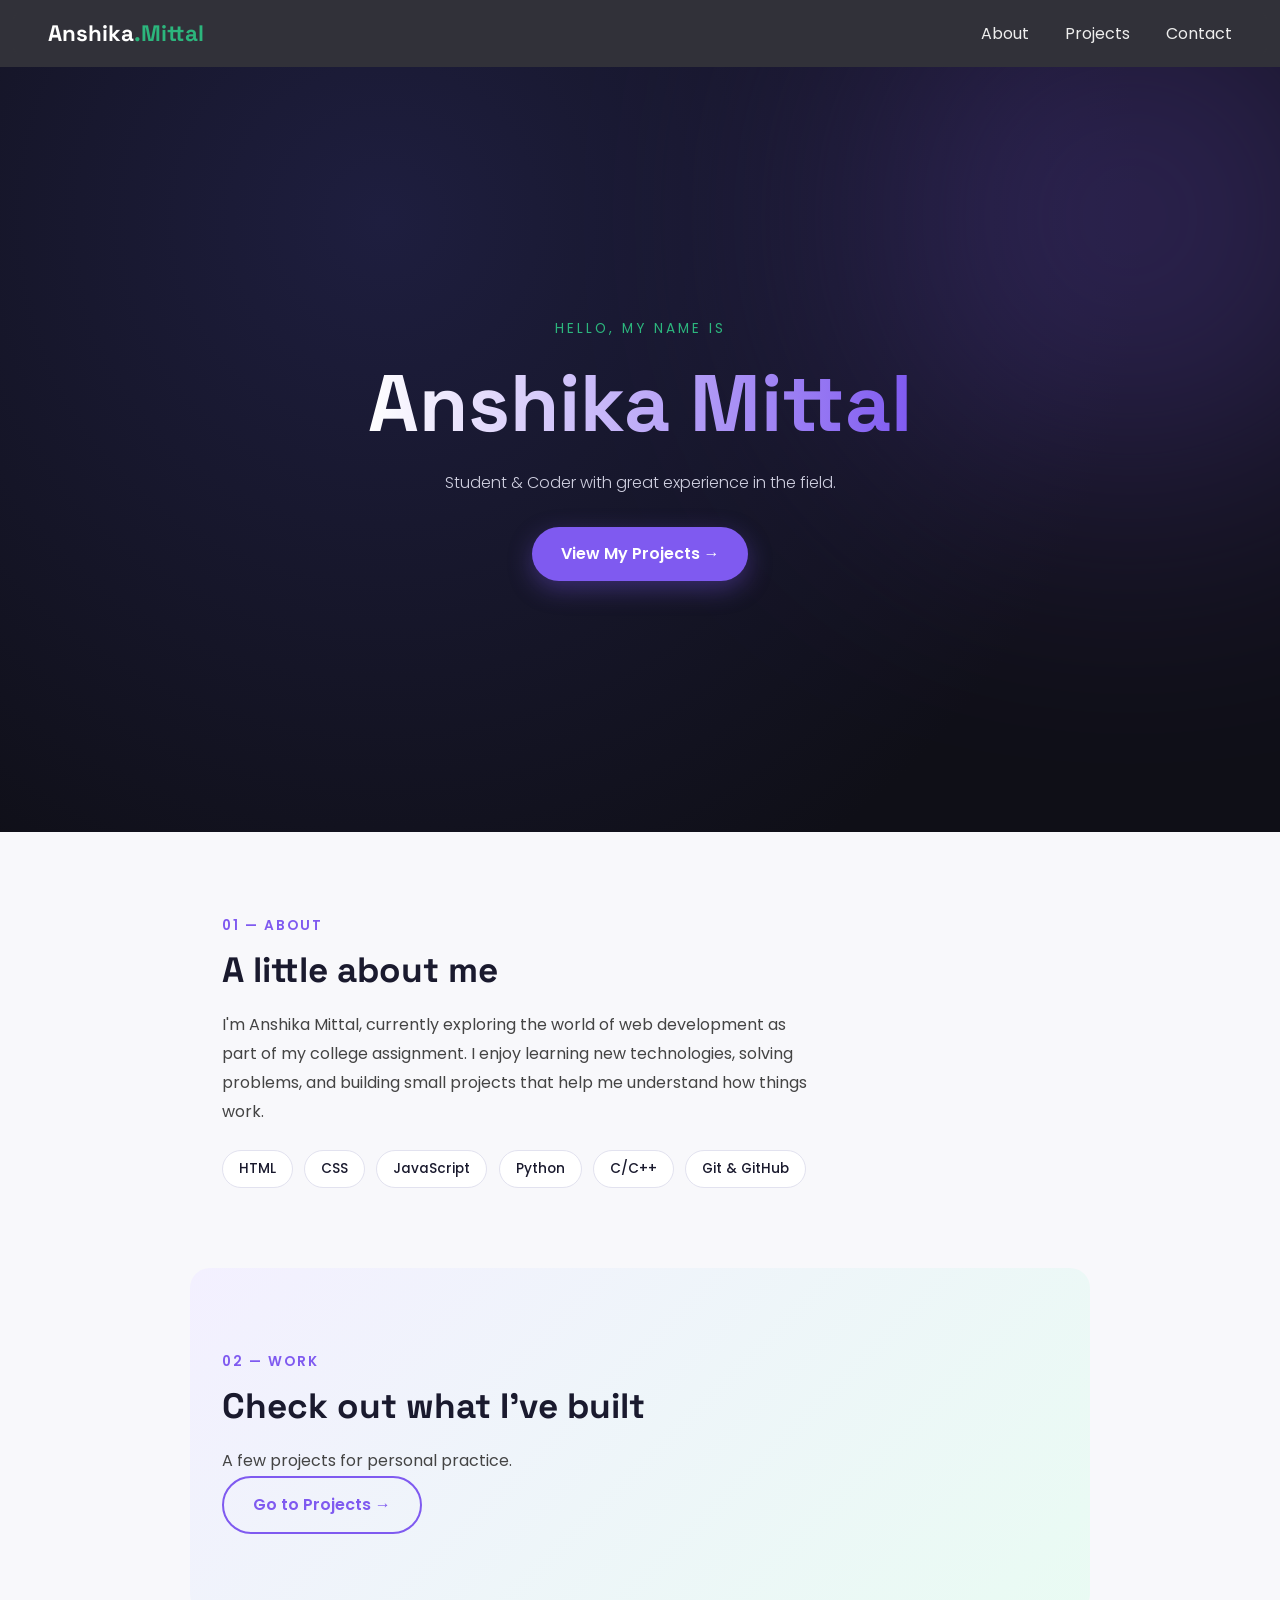
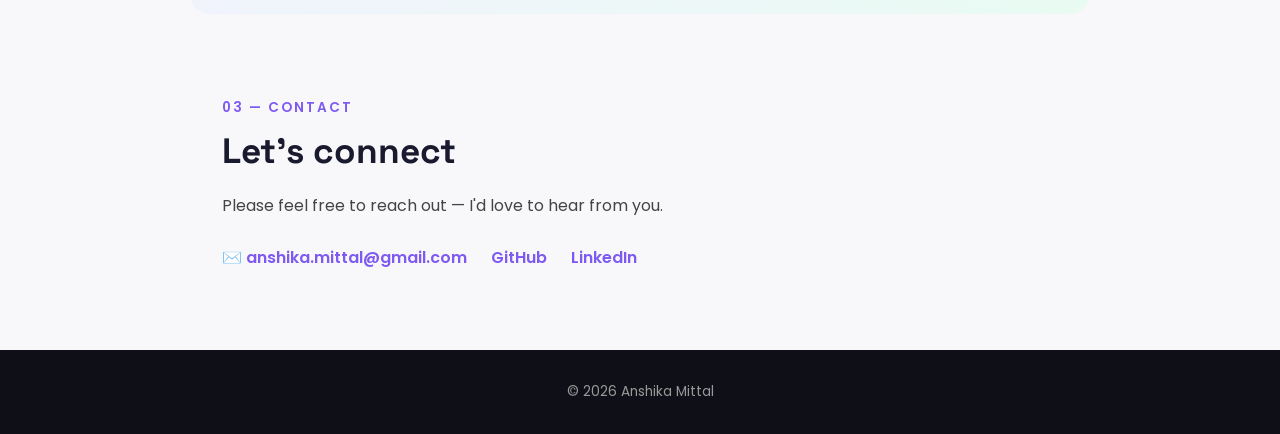
<file: index.html>
<!DOCTYPE html>
<html lang="en">
<head>
<meta charset="UTF-8">
<meta name="viewport" content="width=device-width, initial-scale=1.0">
<title>Anshika Mittal — Portfolio</title>
<link rel="preconnect" href="https://fonts.googleapis.com">
<link rel="preconnect" href="https://fonts.gstatic.com" crossorigin>
<link href="https://fonts.googleapis.com/css2?family=Poppins:wght@300;400;600;700&family=Space+Grotesk:wght@500;700&display=swap" rel="stylesheet">
<link rel="stylesheet" href="style.css">
</head>
<body>

  <header class="navbar">
    <a href="index.html" class="logo">Anshika<span>.Mittal</span></a>
    <nav>
      <a href="index.html#about">About</a>
      <a href="projects.html">Projects</a>
      <a href="index.html#contact">Contact</a>
    </nav>
  </header>

  <section class="hero">
    <div class="hero-content">
      <p class="hero-tag">Hello, My name is</p>
      <h1>Anshika Mittal</h1>
      <p class="hero-sub">Student & Coder with great experience in the field.</p>
      <a href="projects.html" class="btn">View My Projects →</a>
    </div>
    <div class="blob"></div>
  </section>

  <section id="about" class="section fade-in">
    <span class="section-tag">01 — About</span>
    <h2>A little about me</h2>
    <p class="about-text">
      I'm Anshika Mittal, currently exploring the world of web development as part of my
      college assignment. I enjoy learning new technologies, solving problems, and building
      small projects that help me understand how things work.
    </p>

    <div class="skills">
      <span>HTML</span>
      <span>CSS</span>
      <span>JavaScript</span>
      <span>Python</span>
      <span>C/C++</span>
      <span>Git & GitHub</span>
    </div>
  </section>

  <section class="section fade-in cta-section">
    <span class="section-tag">02 — Work</span>
    <h2>Check out what I've built</h2>
    <p class="about-text">A few projects for personal practice.
    </p>
    <a href="projects.html" class="btn btn-outline">Go to Projects →</a>
  </section>

  <section id="contact" class="section fade-in">
    <span class="section-tag">03 — Contact</span>
    <h2>Let's connect</h2>
    <p class="about-text">Please feel free to reach out — I'd love to hear from you.</p>
    <div class="contact-links">
      <a href="mailto:anshika.mittal@gmail.com">✉️ anshika.mittal@gmail.com</a>
      <a href="#">GitHub</a>
      <a href="#">LinkedIn</a>
    </div>
  </section>

  <footer>
    <p>&copy; <span id="year"></span> Anshika Mittal</p>
  </footer>

  <script src="script.js"></script>
</body>
</html>
</file>
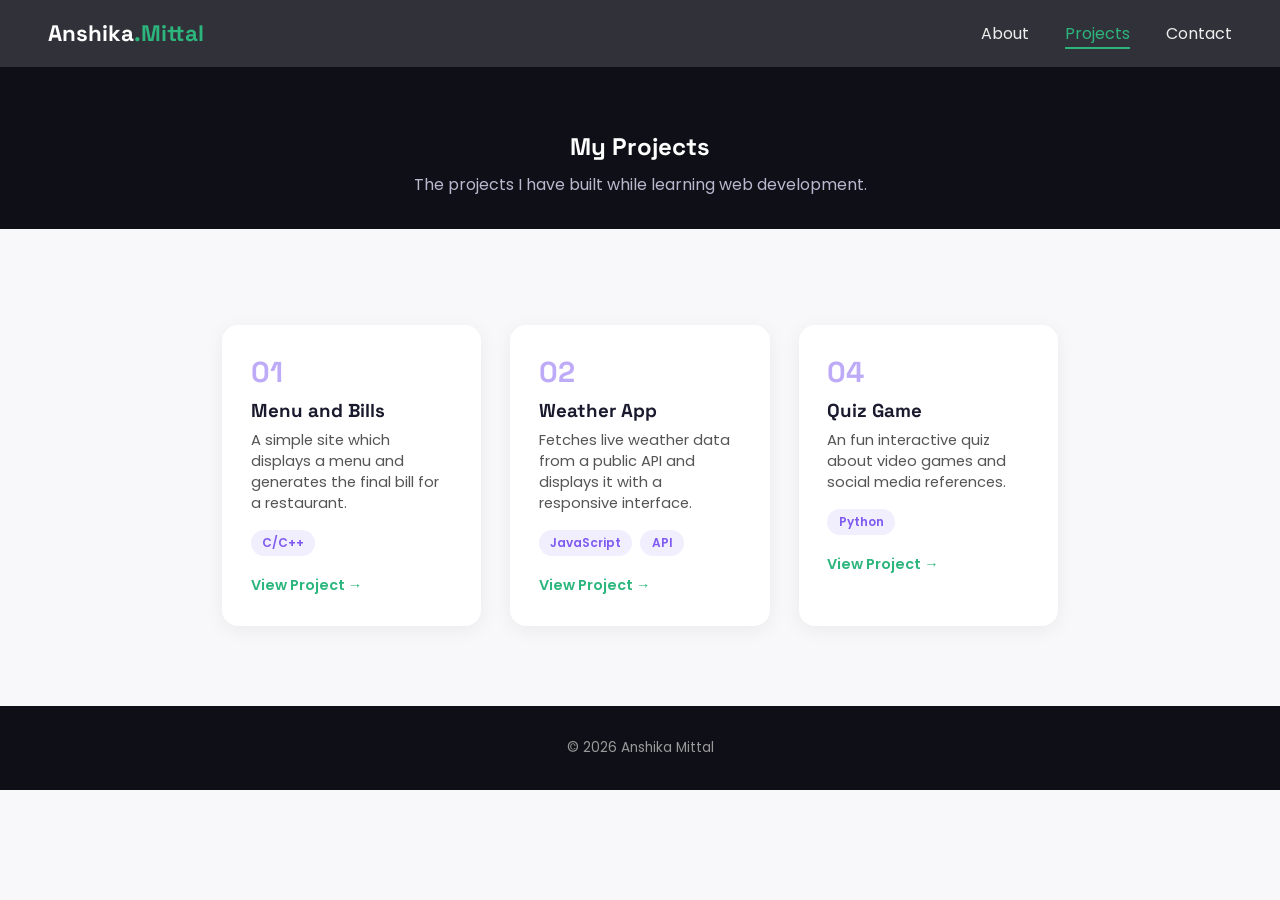
<file: projects.html>
<!DOCTYPE html>
<html lang="en">
<head>
<meta charset="UTF-8">
<meta name="viewport" content="width=device-width, initial-scale=1.0">
<title>Projects — Anshika Mittal</title>
<link rel="preconnect" href="https://fonts.googleapis.com">
<link rel="preconnect" href="https://fonts.gstatic.com" crossorigin>
<link href="https://fonts.googleapis.com/css2?family=Poppins:wght@300;400;600;700&family=Space+Grotesk:wght@500;700&display=swap" rel="stylesheet">
<link rel="stylesheet" href="style.css">
</head>
<body>

  <header class="navbar">
    <a href="index.html" class="logo">Anshika<span>.Mittal</span></a>
    <nav>
      <a href="index.html#about">About</a>
      <a href="projects.html" class="active">Projects</a>
      <a href="index.html#contact">Contact</a>
    </nav>
  </header>

  <section class="page-header">
    <h1>My Projects</h1>
    <p>The projects I have built while learning web development.</p>
  </section>

  <section class="section fade-in">
    <div class="project-grid">

      <div class="project-card">
        <div class="project-thumb">01</div>
        <h3>Menu and Bills</h3>
        <p>A simple site which displays a menu and generates the final bill for a restaurant.</p>
        <div class="tags"><span>C/C++</span></div>
        <a href="#">View Project →</a>
      </div>

      <div class="project-card">
        <div class="project-thumb">02</div>
        <h3>Weather App</h3>
        <p>Fetches live weather data from a public API and displays it with a responsive interface.</p>
        <div class="tags"><span>JavaScript</span><span>API</span></div>
        <a href="#">View Project →</a>
      </div>

      <div class="project-card">
        <div class="project-thumb">04</div>
        <h3>Quiz Game</h3>
        <p>An fun interactive quiz about video games and social media references.</p>
        <div class="tags"><span>Python</span></div>
        <a href="#">View Project →</a>
      </div>

    </div>
  </section>

  <footer>
    <p>&copy; <span id="year"></span> Anshika Mittal</p>
  </footer>

  <script src="script.js"></script>
</body>
</html>
</file>
<file: style.css>
* {
  margin: 0;
  padding: 0;
  box-sizing: border-box;
}

:root {
  --bg: #0f0f17;
  --bg-light: #f8f8fb;
  --accent: #7f5af0;
  --accent-2: #2cb67d;
  --text-dark: #1a1a2e;
  --text-light: #fff;
  --card-bg: #ffffff;
}

body {
  font-family: 'Poppins', sans-serif;
  color: var(--text-dark);
  background: var(--bg-light);
  overflow-x: hidden;
}

h1, h2, h3, .logo {
  font-family: 'Space Grotesk', sans-serif;
}

.navbar {
  display: flex;
  justify-content: space-between;
  align-items: center;
  padding: 1.2rem 3rem;
  background: rgba(15, 15, 23, 0.85);
  backdrop-filter: blur(10px);
  position: sticky;
  top: 0;
  z-index: 100;
}

.logo {
  color: #fff;
  font-size: 1.4rem;
  font-weight: 700;
  text-decoration: none;
}

.logo span {
  color: var(--accent-2);
}

.navbar nav a {
  color: #eee;
  text-decoration: none;
  margin-left: 2rem;
  font-weight: 400;
  position: relative;
  transition: color 0.2s;
}

.navbar nav a::after {
  content: '';
  position: absolute;
  left: 0;
  bottom: -4px;
  width: 0;
  height: 2px;
  background: var(--accent-2);
  transition: width 0.25s ease;
}

.navbar nav a:hover,
.navbar nav a.active {
  color: var(--accent-2);
}

.navbar nav a:hover::after,
.navbar nav a.active::after {
  width: 100%;
}

.hero {
  position: relative;
  min-height: 85vh;
  display: flex;
  align-items: center;
  justify-content: center;
  text-align: center;
  background: radial-gradient(circle at 30% 20%, #1e1e3f, var(--bg) 70%);
  color: #fff;
  overflow: hidden;
}

.hero-content {
  position: relative;
  z-index: 2;
  animation: fadeUp 1s ease both;
}

.hero-tag {
  letter-spacing: 3px;
  text-transform: uppercase;
  color: var(--accent-2);
  font-size: 0.85rem;
  margin-bottom: 0.8rem;
}

.hero h1 {
  font-size: clamp(2.5rem, 7vw, 5rem);
  font-weight: 700;
  background: linear-gradient(90deg, #fff, var(--accent));
  -webkit-background-clip: text;
  background-clip: text;
  color: transparent;
  margin-bottom: 1rem;
}

.hero-sub {
  max-width: 480px;
  margin: 0 auto 2rem;
  color: #cfcfe0;
  font-weight: 300;
}

.btn {
  display: inline-block;
  padding: 0.9rem 1.8rem;
  background: var(--accent);
  color: #fff;
  text-decoration: none;
  border-radius: 50px;
  font-weight: 600;
  transition: transform 0.25s, box-shadow 0.25s;
  box-shadow: 0 8px 24px rgba(127, 90, 240, 0.35);
}

.btn:hover {
  transform: translateY(-3px);
  box-shadow: 0 12px 30px rgba(127, 90, 240, 0.5);
}

.btn-outline {
  background: transparent;
  border: 2px solid var(--accent);
  color: var(--accent);
  box-shadow: none;
}

.btn-outline:hover {
  background: var(--accent);
  color: #fff;
}

.blob {
  position: absolute;
  width: 500px;
  height: 500px;
  background: var(--accent);
  filter: blur(140px);
  opacity: 0.35;
  border-radius: 50%;
  top: -100px;
  right: -100px;
  z-index: 1;
}

.section {
  max-width: 900px;
  margin: 0 auto;
  padding: 5rem 2rem;
}

.section-tag {
  color: var(--accent);
  font-weight: 600;
  letter-spacing: 2px;
  font-size: 0.85rem;
  text-transform: uppercase;
}

.section h2 {
  font-size: 2.2rem;
  margin: 0.6rem 0 1.2rem;
}

.about-text {
  color: #444;
  max-width: 600px;
  line-height: 1.8;
}

.skills {
  display: flex;
  flex-wrap: wrap;
  gap: 0.7rem;
  margin-top: 1.5rem;
}

.skills span {
  background: #fff;
  border: 1px solid #e2e2ef;
  padding: 0.5rem 1rem;
  border-radius: 30px;
  font-size: 0.85rem;
  font-weight: 500;
}

.cta-section {
  background: linear-gradient(135deg, #f3f0ff, #e9fbf3);
  border-radius: 20px;
}

.contact-links {
  display: flex;
  flex-wrap: wrap;
  gap: 1.5rem;
  margin-top: 1.5rem;
}

.contact-links a {
  text-decoration: none;
  color: var(--accent);
  font-weight: 600;
}

.contact-links a:hover {
  color: var(--accent-2);
}

.page-header {
  text-align: center;
  padding: 4rem 2rem 2rem;
  background: var(--bg);
  color: #fff;
}

.page-header p {
  color: #b8b8cf;
  margin-top: 0.6rem;
}

.project-grid {
  display: grid;
  grid-template-columns: repeat(auto-fit, minmax(240px, 1fr));
  gap: 1.8rem;
  margin-top: 1rem;
}

.project-card {
  background: var(--card-bg);
  padding: 1.8rem;
  border-radius: 16px;
  box-shadow: 0 4px 20px rgba(0,0,0,0.06);
  transition: transform 0.25s, box-shadow 0.25s;
}

.project-card:hover {
  transform: translateY(-8px);
  box-shadow: 0 16px 34px rgba(0,0,0,0.12);
}

.project-thumb {
  font-family: 'Space Grotesk', sans-serif;
  font-size: 1.8rem;
  font-weight: 700;
  color: var(--accent);
  opacity: 0.5;
  margin-bottom: 0.6rem;
}

.project-card h3 {
  margin-bottom: 0.5rem;
}

.project-card p {
  color: #555;
  font-size: 0.92rem;
  margin-bottom: 1rem;
}

.tags {
  display: flex;
  gap: 0.5rem;
  flex-wrap: wrap;
  margin-bottom: 1rem;
}

.tags span {
  background: #f1eefe;
  color: var(--accent);
  padding: 0.25rem 0.7rem;
  border-radius: 20px;
  font-size: 0.75rem;
  font-weight: 600;
}

.project-card a {
  text-decoration: none;
  color: var(--accent-2);
  font-weight: 600;
  font-size: 0.9rem;
}

footer {
  text-align: center;
  padding: 2rem;
  background: var(--bg);
  color: #999;
  font-size: 0.85rem;
}

@keyframes fadeUp {
  from { opacity: 0; transform: translateY(30px); }
  to { opacity: 1; transform: translateY(0); }
}

.fade-in {
  opacity: 0;
  transform: translateY(20px);
  transition: opacity 0.7s ease, transform 0.7s ease;
}

.fade-in.visible {
  opacity: 1;
  transform: translateY(0);
}
</file>
